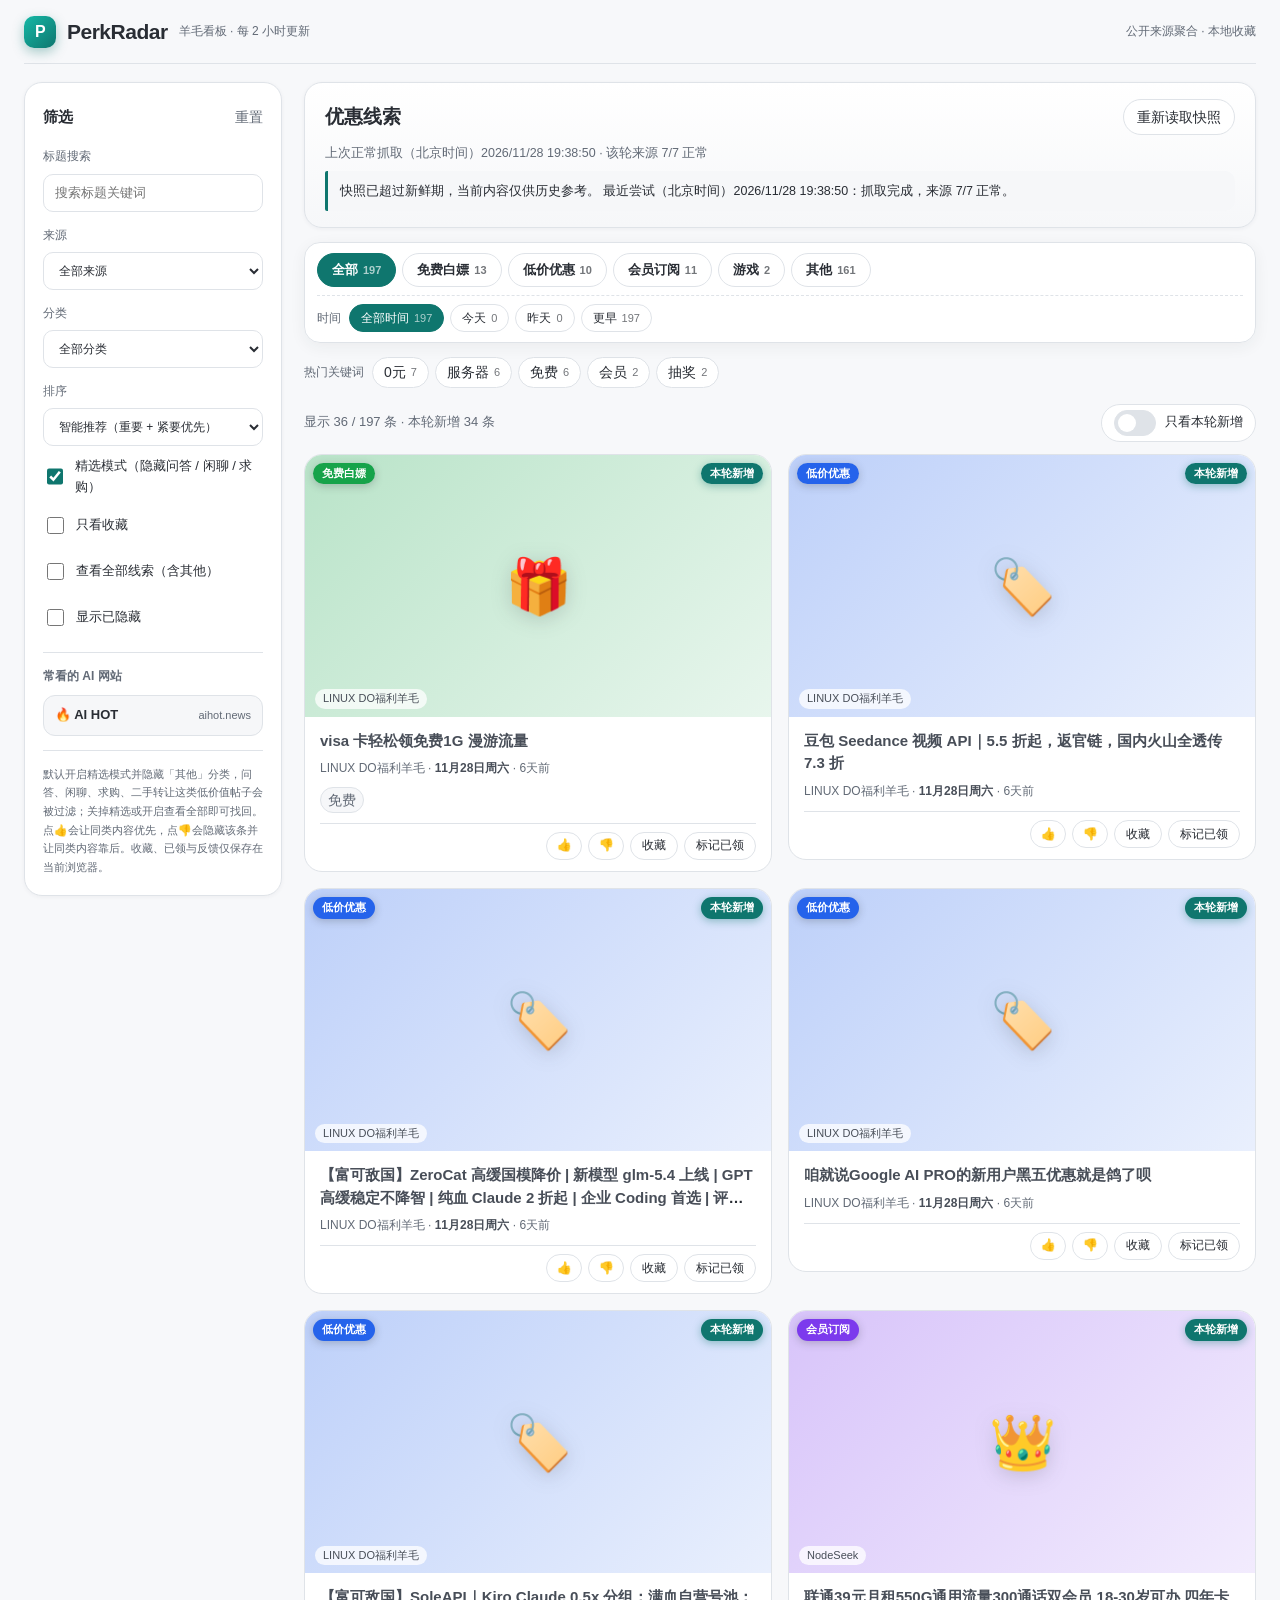
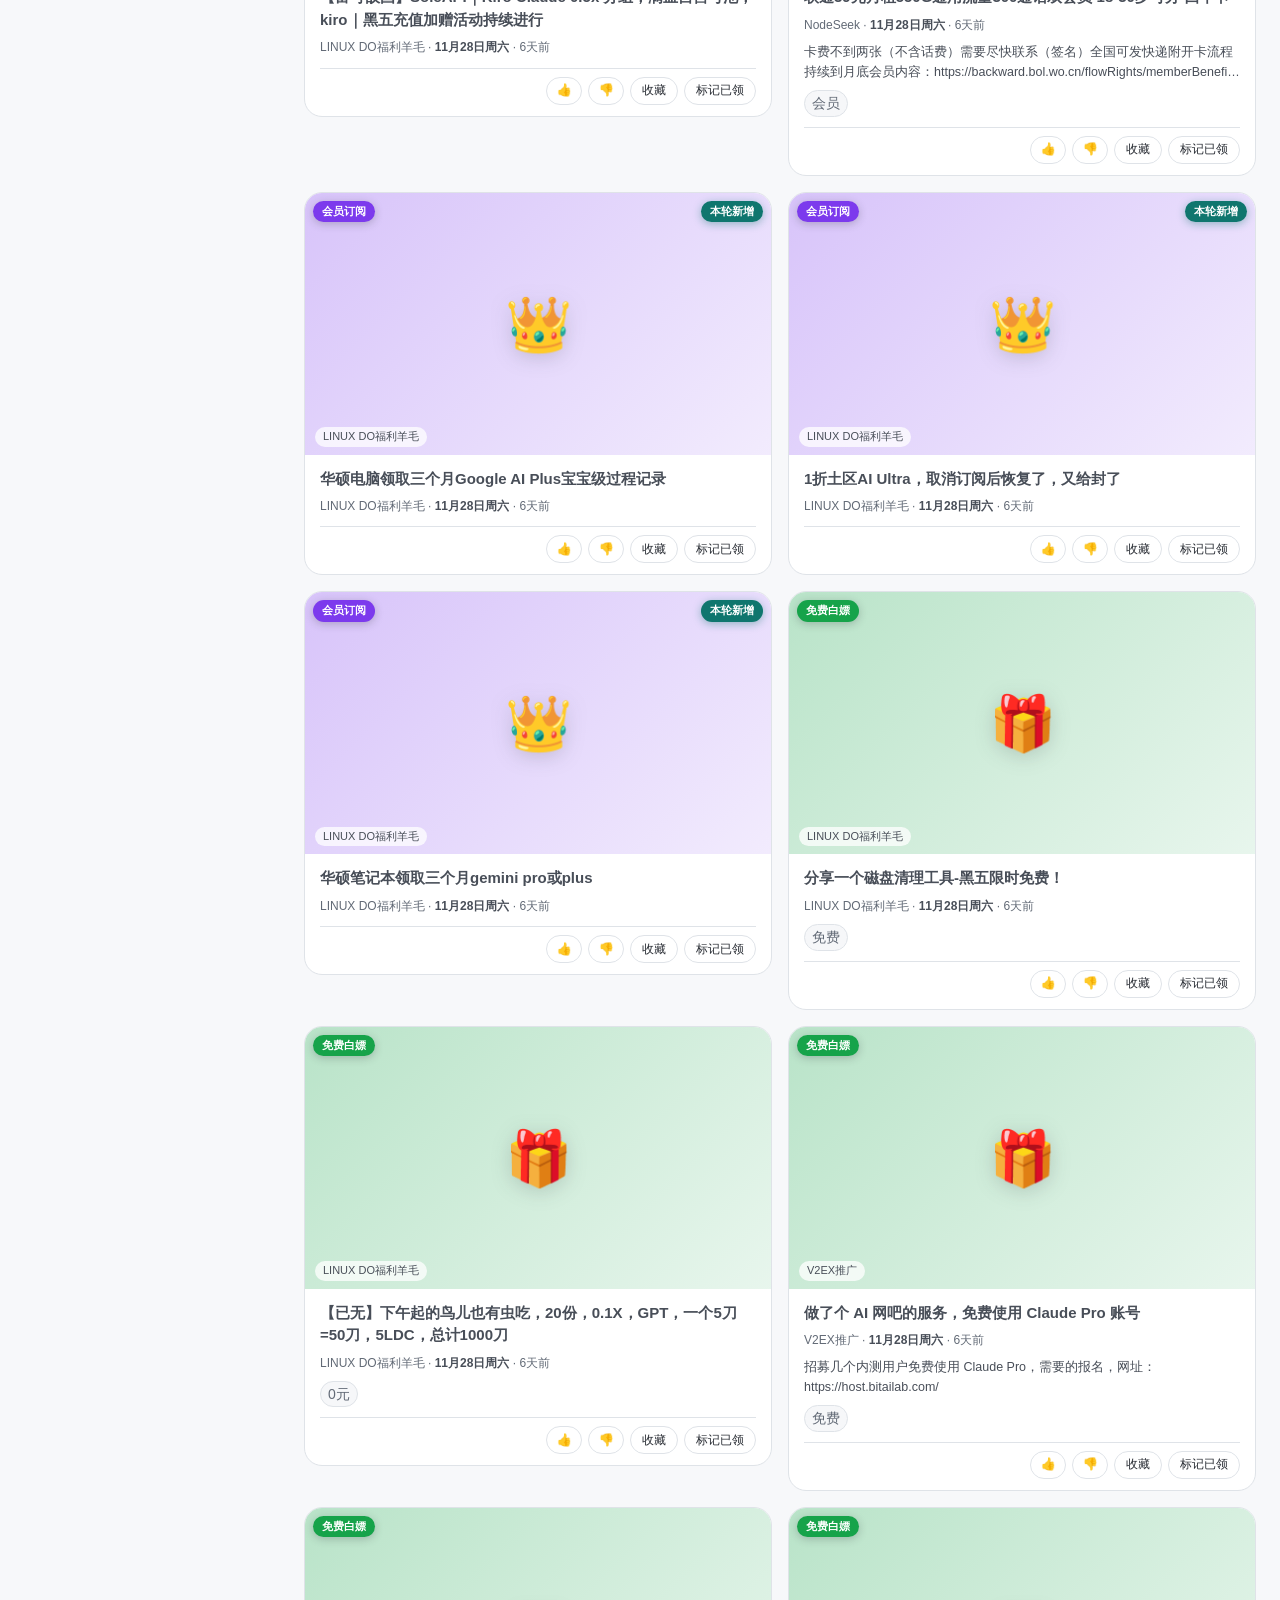
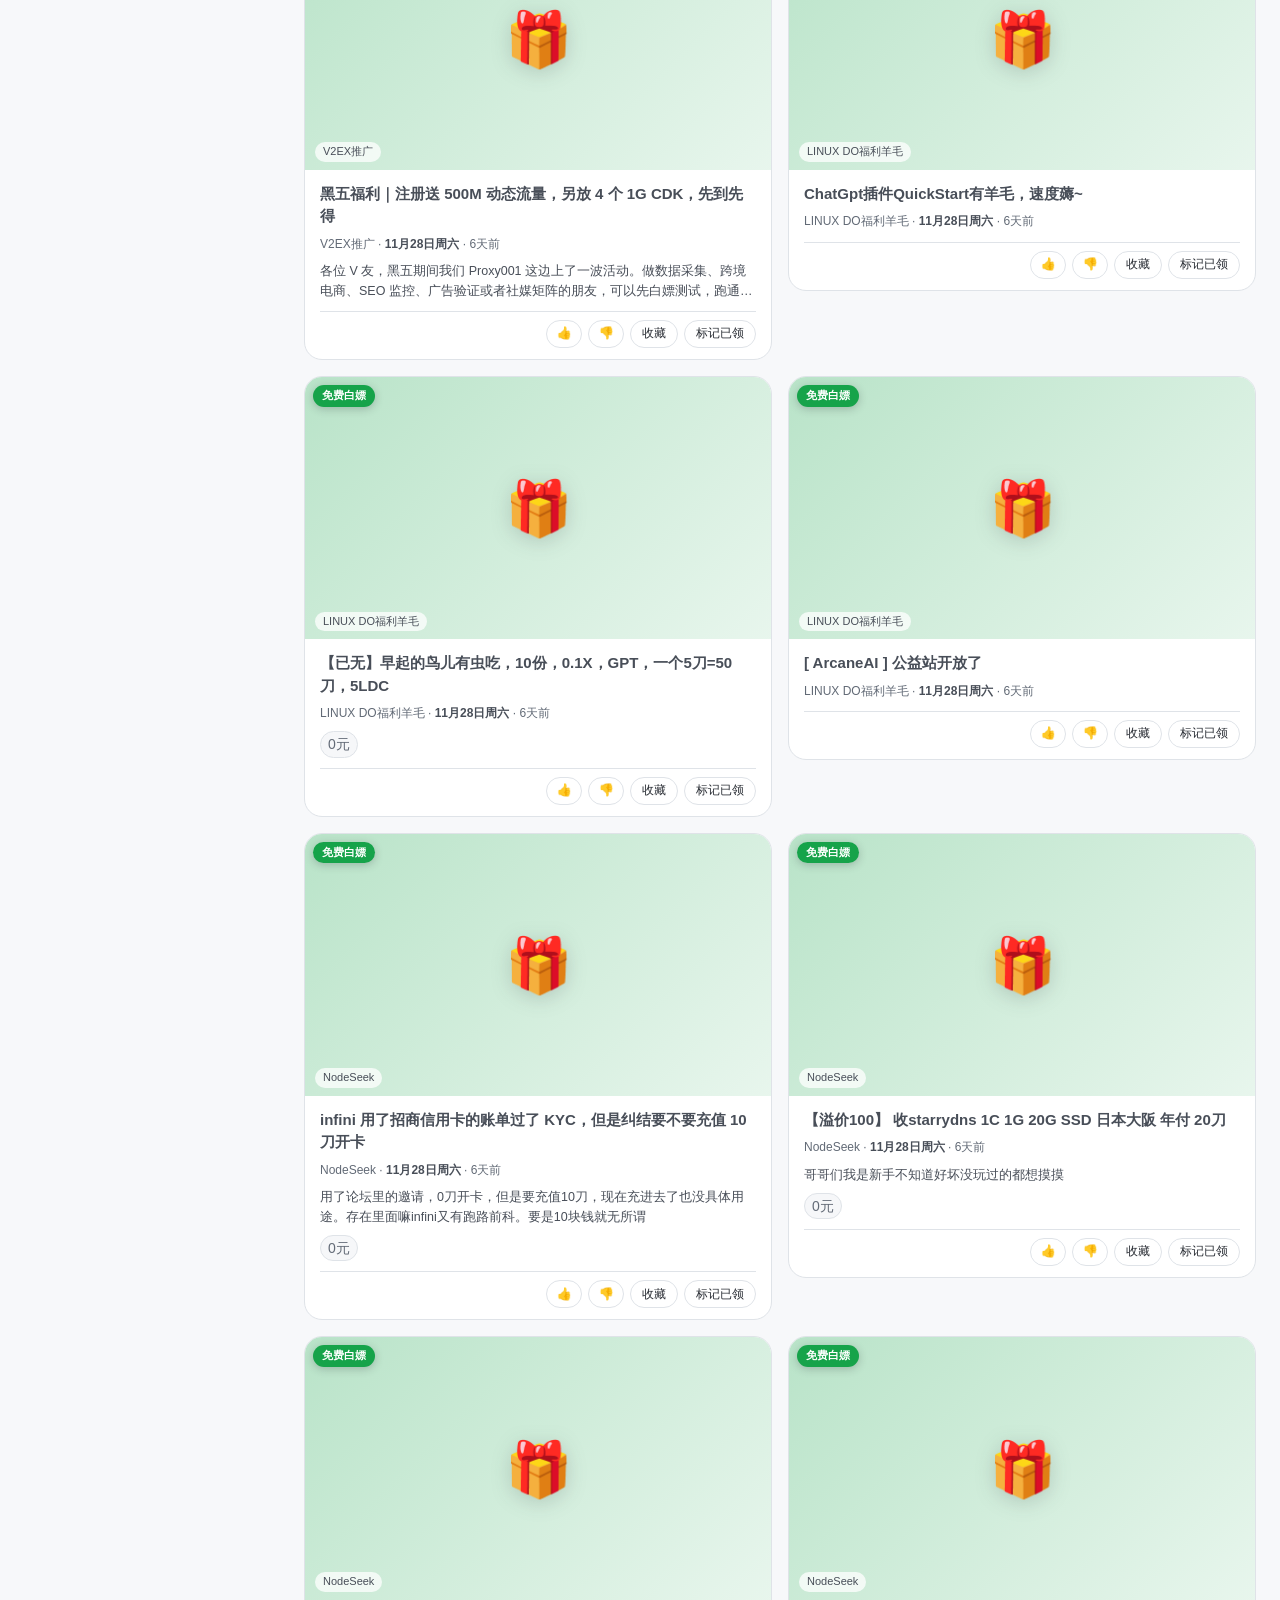
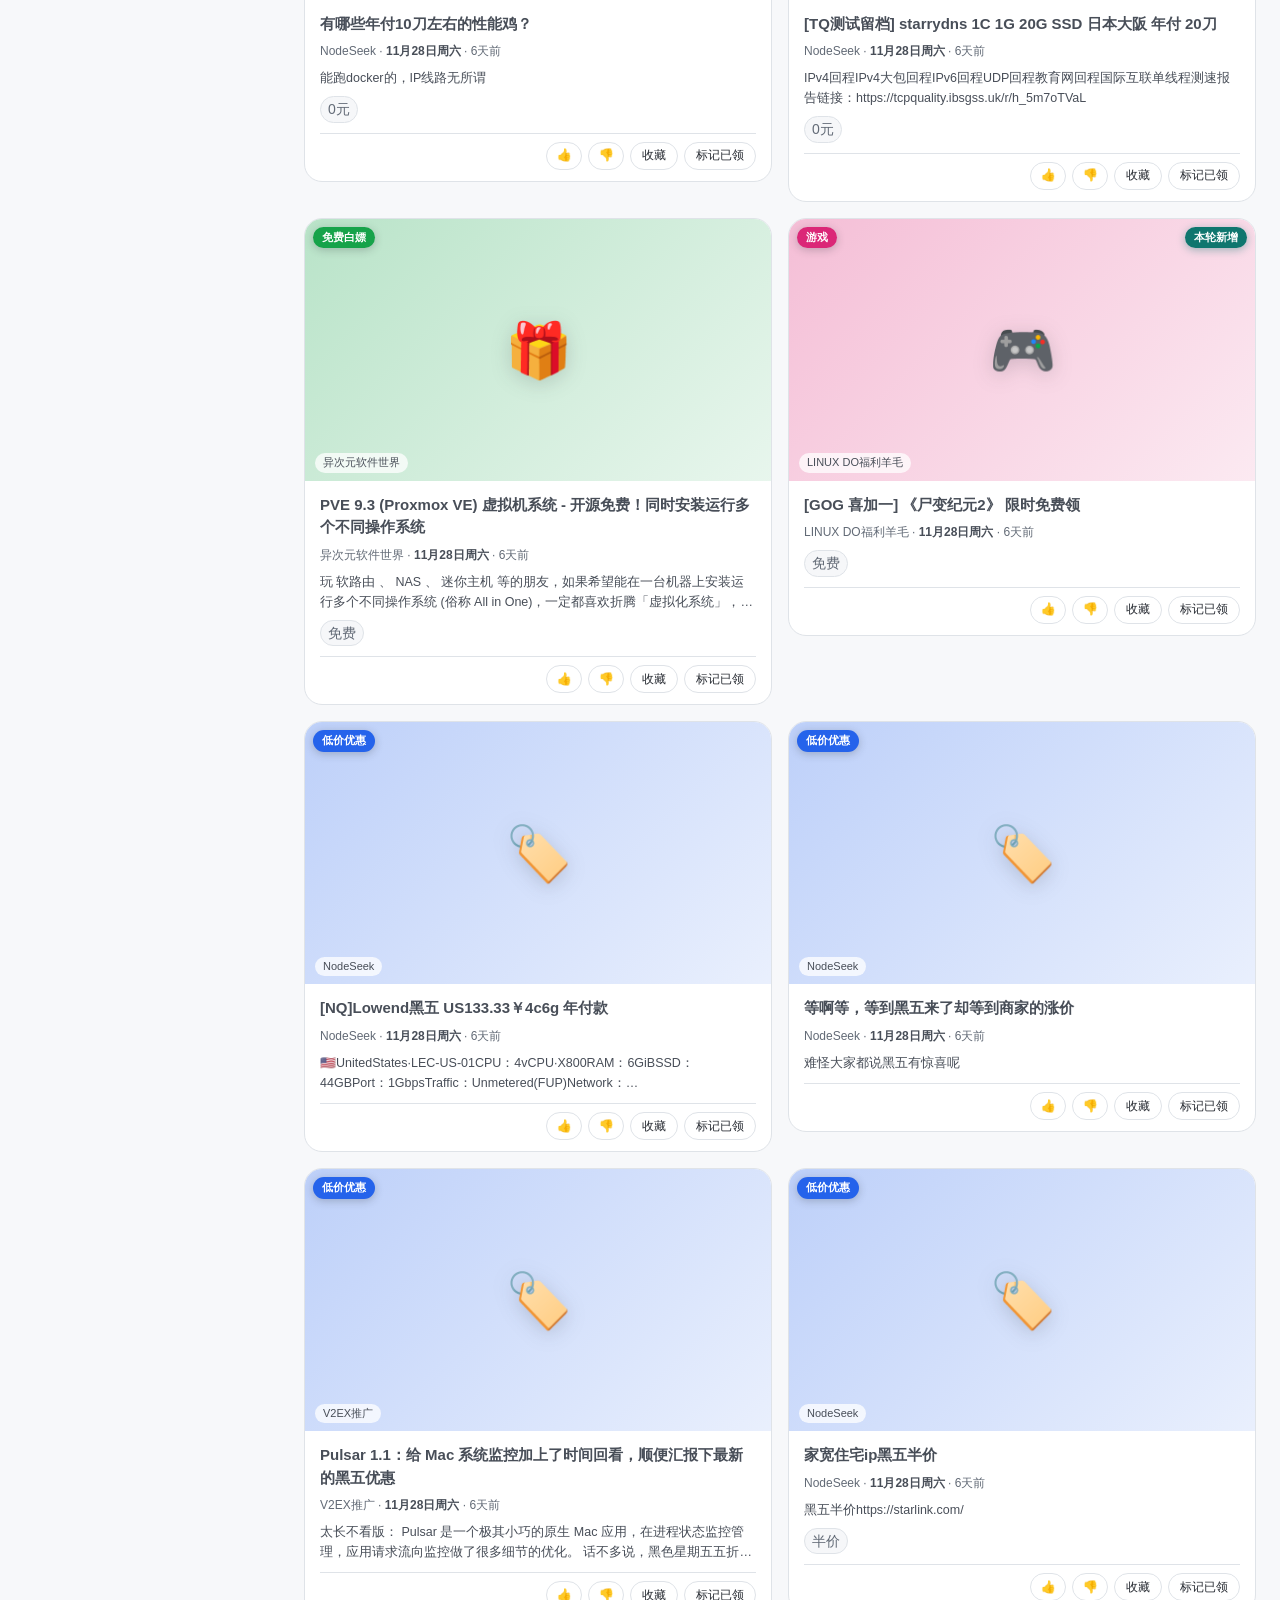
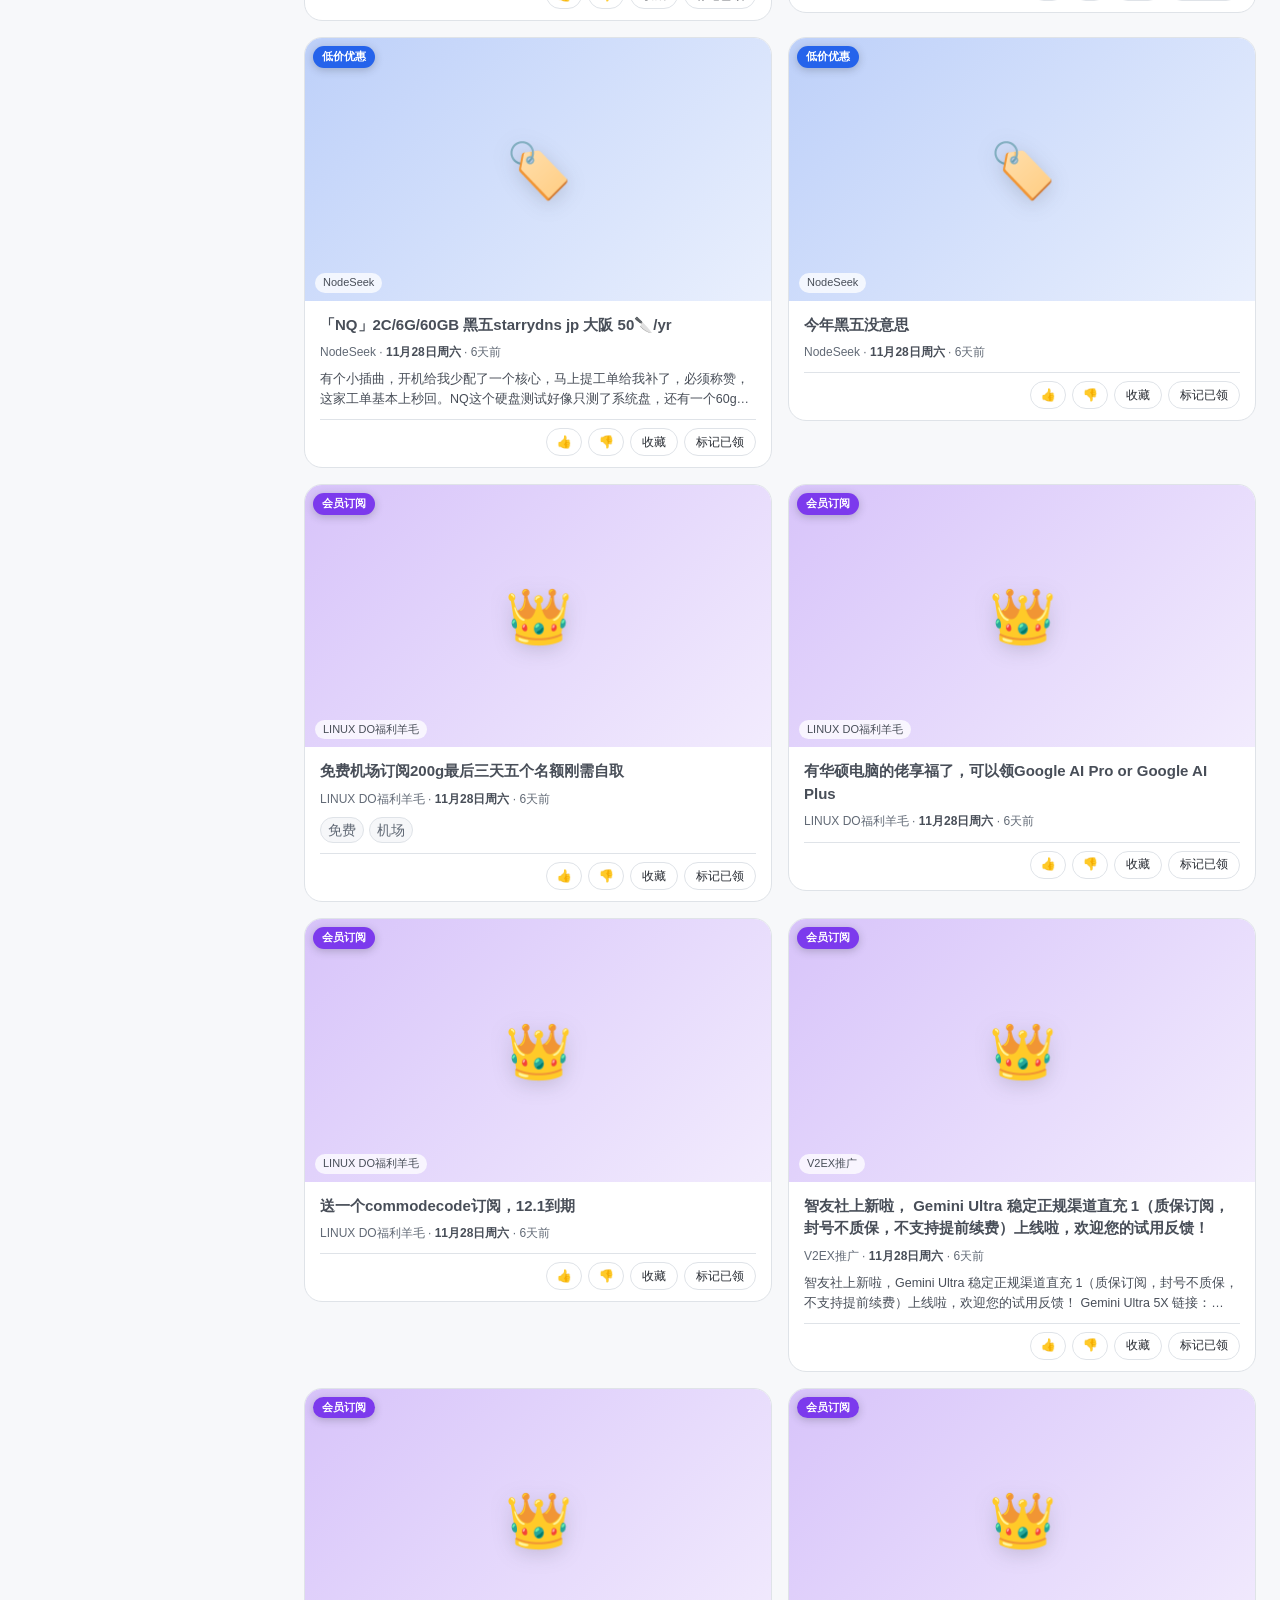
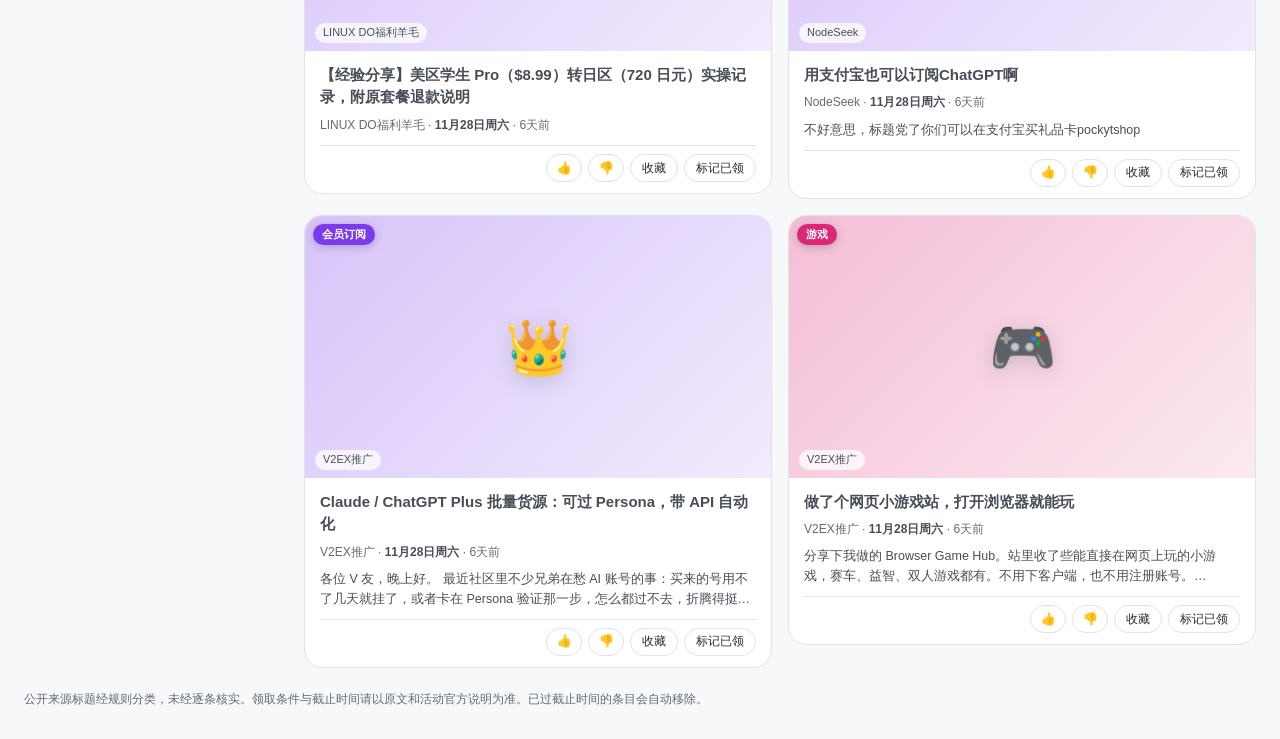
<file: index.html>
<!doctype html>
<html lang="zh-CN">
<head>
  <meta charset="utf-8">
  <meta name="viewport" content="width=device-width, initial-scale=1">
  <meta name="color-scheme" content="light">
  <title>PerkRadar · 羊毛看板</title>
  <link rel="stylesheet" href="./deal-board.css">
  <link rel="stylesheet" href="./snapshot-viewer/styles.css">
  <script type="module" src="./snapshot-viewer/viewer.js"></script>
</head>
<body class="perk-board">
  <div id="snapshot-app" class="snapshot-shell">
    <header class="snapshot-header">
      <a class="snapshot-brand" href="./">PerkRadar<span>羊毛看板 · 每 2 小时更新</span></a>
      <span class="snapshot-edition">公开来源聚合 · 本地收藏</span>
    </header>
    <div class="snapshot-layout">
      <aside class="snapshot-sidebar" aria-label="筛选线索">
        <div class="snapshot-sidebar-heading"><h2>筛选</h2><button id="reset" class="snapshot-text-button" type="button">重置</button></div>
        <label class="snapshot-field" for="q">标题搜索<input id="q" type="search" placeholder="搜索标题关键词" autocomplete="off" maxlength="300"></label>
        <label class="snapshot-field" for="source">来源<select id="source"><option value="all">全部来源</option></select></label>
        <label class="snapshot-field" for="cat">分类<select id="cat"><option value="all">全部分类</option></select></label>
        <label class="snapshot-field" for="sort">排序<select id="sort"><option value="smart">智能推荐（重要 + 紧要优先）</option><option value="newest">最新发布（按天分组）</option><option value="expiring">即将截止</option></select></label>
        <label class="snapshot-check"><input id="onlyCurated" type="checkbox" checked>精选模式（隐藏问答 / 闲聊 / 求购）</label>
        <label class="snapshot-check"><input id="onlyFav" type="checkbox">只看收藏</label>
        <label class="snapshot-check"><input id="showAll" type="checkbox">查看全部线索（含其他）</label>
        <label class="snapshot-check"><input id="showHidden" type="checkbox"><span id="hidden-label">显示已隐藏</span></label>
        <nav class="snapshot-links" aria-label="常看的 AI 网站">
          <h3>常看的 AI 网站</h3>
          <a class="snapshot-link" href="https://aihot.news/" target="_blank" rel="noopener noreferrer"><span class="snapshot-link-name">🔥 AI HOT</span><span class="snapshot-link-host">aihot.news</span></a>
        </nav>
        <p class="snapshot-sidebar-note">默认开启精选模式并隐藏「其他」分类，问答、闲聊、求购、二手转让这类低价值帖子会被过滤；关掉精选或开启查看全部即可找回。点👍会让同类内容优先，点👎会隐藏该条并让同类内容靠后。收藏、已领与反馈仅保存在当前浏览器。</p>
      </aside>
      <main class="snapshot-main">
        <section class="snapshot-status" aria-label="抓取状态">
          <div class="snapshot-status-heading"><h1>优惠线索</h1><button id="retry" class="snapshot-button" type="button">重新读取快照</button></div>
          <p id="meta" role="status" aria-live="polite">正在读取公开快照…</p>
          <p id="warning" class="snapshot-warning" role="status" hidden></p>
          <p id="storage-warning" class="snapshot-warning" role="status" hidden></p>
          <details id="failure-details" hidden><summary id="failure-summary">来源失败详情</summary><ul id="failures"></ul></details>
        </section>
        <div class="snapshot-catnav">
          <div id="catchips" class="snapshot-chips snapshot-chips-nav" aria-label="按分类快捷筛选"></div>
          <div id="timechips" class="snapshot-chips snapshot-chips-time" aria-label="按时间快捷筛选"></div>
        </div>
        <div id="hotwords" class="snapshot-hotwords" hidden></div>
        <div class="snapshot-results-heading">
          <span id="count" aria-live="polite">正在加载…</span>
          <label class="snapshot-new-toggle"><input id="onlyNew" type="checkbox"><span class="snapshot-switch" aria-hidden="true"></span>只看本轮新增</label>
        </div>
        <div id="list" class="snapshot-list" aria-busy="true"><div class="snapshot-empty">正在加载线索…</div></div>
      </main>
    </div>
    <footer class="snapshot-footer">公开来源标题经规则分类，未经逐条核实。领取条件与截止时间请以原文和活动官方说明为准。已过截止时间的条目会自动移除。</footer>
    <noscript><p class="snapshot-empty">请启用 JavaScript 后查看快照。</p></noscript>
  </div>
</body>
</html>
</file>
<file: deal-board.css>
.perk-board {
  /* 版式概念：顶部只保留品牌和入口，筛选收进左侧，右侧专注展示信息卡片。 */
  --background: #f7f8fa;
  --foreground: #292d34;
  --card: #ffffff;
  --primary: #0f766e;
  --primary-foreground: #ffffff;
  --secondary: #f1f3f5;
  --secondary-foreground: #484e58;
  --muted: #f6f7f9;
  --muted-foreground: #626a76;
  --border: #dfe3e8;
  --input: #dfe3e8;
  --ring: #149482;
  --accent: #149482;
  --accent-strong: #0f766e;
  --accent-soft: #e8f6f3;
  --accent-foreground: #ffffff;
  --overlay: #292d3466;
  --radius: 20px;
  --motion-fast: 160ms;
  --motion-ease: ease-out;
  min-height: 100dvh;
  background: var(--background);
  color: var(--foreground);
  font: 14px/1.6 -apple-system, BlinkMacSystemFont, "Segoe UI", "PingFang SC", "Microsoft YaHei", sans-serif;
}
.demo-loading, .board-loading { display: grid; place-items: center; min-height: 100dvh; color: var(--muted-foreground); font-size: 14px; }
.perk-board *, .perk-board *::before, .perk-board *::after { box-sizing: border-box; }
.perk-board button, .perk-board input { font: inherit; }
.perk-board button, .perk-board summary { cursor: pointer; }
.perk-board button:disabled { cursor: not-allowed; }
.perk-board :is(button, a, input, summary):focus-visible { outline: 2px solid var(--ring); outline-offset: 3px; }
.perk-board [data-slot="button"] { min-height: 44px; padding-inline: 18px; border-radius: 12px; transition: background-color var(--motion-fast) var(--motion-ease), border-color var(--motion-fast) var(--motion-ease), color var(--motion-fast) var(--motion-ease); }
.perk-board [data-size="icon"] { width: 44px; padding: 0; }
.perk-board [data-slot="badge"] { border-radius: 999px; padding: 4px 10px; font-weight: 400; }

.demo-shell { max-width: 1360px; margin: 0 auto; padding: 0 32px 40px; }
.demo-header { display: flex; align-items: center; justify-content: space-between; gap: 16px; min-height: 72px; margin-bottom: 24px; border-bottom: 1px solid var(--border); }
.demo-brand { display: inline-flex; align-items: center; gap: 10px; color: var(--foreground); font-size: 22px; font-weight: 700; letter-spacing: -.6px; text-decoration: none; }
.demo-brand svg { width: 25px; height: 25px; color: var(--accent-strong); }
.demo-header-actions { display: flex; align-items: center; gap: 8px; }
.demo-header-actions > [data-slot="badge"] { color: var(--muted-foreground); }
.perk-board .demo-header-actions > a { color: var(--muted-foreground); }

.demo-layout { display: grid; grid-template-columns: 272px minmax(0, 1fr); gap: 28px; align-items: start; }
.demo-sidebar { position: sticky; top: 20px; max-height: calc(100dvh - 40px); overflow-y: auto; padding: 20px; background: var(--card); border: 1px solid var(--border); border-radius: var(--radius); }
.demo-filter-toggle { display: none; }
.demo-filter-body { display: block; }
.demo-sidebar-head { display: flex; align-items: center; justify-content: space-between; gap: 10px; margin-bottom: 16px; }
.demo-sidebar-head h2 { margin: 0; font-size: 15px; font-weight: 600; }
.perk-board .demo-reset { min-height: 32px; padding-inline: 10px; color: var(--muted-foreground); font-size: 12px; }
.demo-search { display: grid; grid-template-columns: minmax(0, 1fr) 44px; gap: 8px; }
.demo-search input { min-width: 0; height: 44px; border-radius: 12px; padding-inline: 12px; background: var(--card); }
.demo-search > button { width: 44px; }
.demo-filter-group { margin-top: 20px; padding-top: 18px; border-top: 1px solid var(--border); }
.demo-filter-group h3 { margin: 0 0 12px; color: var(--muted-foreground); font-size: 12px; font-weight: 500; }
.demo-filter-row { display: flex; flex-wrap: wrap; gap: 7px; }
.perk-board .demo-pill { min-height: 36px; padding-inline: 12px; border-radius: 999px; font-size: 12px; }
.demo-pill > span { font-variant-numeric: tabular-nums; opacity: .72; }
.perk-board .demo-pill[aria-pressed="true"] { background: var(--primary); border-color: var(--primary); color: var(--primary-foreground); }
.demo-new-toggle { position: relative; display: inline-flex; align-items: center; gap: 10px; min-height: 44px; cursor: pointer; font-size: 13px; }
.demo-new-toggle input { position: absolute; width: 42px; height: 26px; opacity: 0; margin: 0; cursor: pointer; }
.demo-switch { display: block; width: 42px; height: 26px; padding: 3px; border: 1px solid var(--input); border-radius: 999px; background: var(--border); pointer-events: none; transition: background-color var(--motion-fast) var(--motion-ease), border-color var(--motion-fast) var(--motion-ease); }
.demo-switch::before { content: ""; display: block; width: 18px; height: 18px; border-radius: 50%; background: var(--card); transition: margin-left var(--motion-fast) var(--motion-ease); }
.demo-new-toggle input:checked + .demo-switch { background: var(--accent); border-color: var(--accent); }
.demo-new-toggle input:checked + .demo-switch::before { margin-left: 16px; }
.demo-new-toggle input:focus-visible + .demo-switch { outline: 2px solid var(--ring); outline-offset: 3px; }
.demo-results-actions { display: flex; flex-wrap: wrap; align-items: center; gap: 8px; margin-left: auto; }
.demo-results-toggle { flex-shrink: 0; padding-inline: 10px; border: 1px solid var(--border); border-radius: 999px; background: var(--card); }
.demo-results-toggle input { left: 10px; top: 9px; }
.board-hidden-note { font-size: 12px; color: var(--muted-foreground); }
.demo-sidebar-note { margin: 16px 0 0; color: var(--muted-foreground); font-size: 11px; }

.demo-content { min-width: 0; }
.demo-results-heading { display: flex; flex-wrap: wrap; align-items: center; gap: 12px; row-gap: 8px; margin: 0 0 16px; }
.demo-results-heading h1 { margin: 0; font-size: 20px; font-weight: 600; }
.demo-results-heading > span { color: var(--muted-foreground); font-size: 13px; }
.demo-cards { display: grid; grid-template-columns: repeat(2, minmax(0, 1fr)); gap: 20px; align-items: start; }
.demo-deal { display: flex; flex-direction: column; min-width: 0; padding: 26px; border: 1px solid var(--border); border-radius: var(--radius); background: var(--card); }
.deal-cover { width: 100%; aspect-ratio: 16 / 9; object-fit: cover; border-radius: 12px; margin-bottom: 16px; background: var(--secondary); }
.deal-heading { display: flex; align-items: flex-start; gap: 12px; min-height: 62px; margin-bottom: 18px; }
.deal-heading h2 { flex: 1; min-width: 0; margin: 4px 0 0; font-size: 20px; line-height: 1.55; font-weight: 650; overflow-wrap: anywhere; }
.perk-board .demo-favorite { display: flex; flex-shrink: 0; flex-direction: column; gap: 2px; width: 58px; height: 58px; padding: 6px; border: 1px solid var(--border); border-radius: 12px; color: var(--muted-foreground); background: var(--card); font-size: 11px; line-height: 1.3; }
.perk-board .demo-favorite svg { width: 18px; height: 18px; }
.perk-board .demo-favorite span { white-space: nowrap; }
.perk-board .demo-favorite[aria-pressed="true"] { color: var(--accent-strong); border-color: var(--accent); background: var(--accent-soft); }
.demo-favorite[aria-pressed="true"] svg { fill: currentColor; }
.deal-summary { padding: 16px 18px; border: 1px solid var(--border); border-radius: 14px; background: var(--muted); }
.deal-summary > span { color: var(--muted-foreground); font-size: 12px; }
.deal-summary p { display: -webkit-box; -webkit-line-clamp: 2; -webkit-box-orient: vertical; overflow: hidden; min-height: 48px; margin: 8px 0 0; line-height: 24px; color: var(--secondary-foreground); }
.deal-original { margin-top: 14px; color: var(--muted-foreground); font-size: 13px; }
.deal-original summary { width: fit-content; padding-block: 5px; }
.deal-original summary:hover { color: var(--foreground); }
.deal-original:not([open]) > :not(summary) { display: none; }
.deal-original p { margin: 10px 0; line-height: 1.8; }
.deal-tags { display: flex; flex-wrap: wrap; align-items: center; gap: 8px; margin: 18px 0; }
.deal-fresh { display: inline-flex; align-items: center; gap: 6px; padding: 4px 10px; border: 2px solid var(--accent); border-radius: 999px; background: var(--primary); color: var(--primary-foreground); font-size: 11px; font-weight: 600; line-height: 1.4; letter-spacing: .02em; }
.deal-fresh::before { content: ""; width: 6px; height: 6px; border-radius: 50%; background: var(--primary-foreground); }
.deal-claimed-state { display: inline-flex; align-items: center; gap: 6px; padding: 4px 10px; border: 1px solid var(--border); border-radius: 999px; color: var(--muted-foreground); font-size: 12px; }
.deal-actions { display: grid; grid-template-columns: minmax(0, 1fr) auto; gap: 12px; margin-top: auto; }
.perk-board .deal-actions > button { min-height: 46px; }
.demo-deal[data-claimed="true"] { background: var(--muted); }
.demo-deal[data-claimed="true"] .deal-heading h2 { color: var(--muted-foreground); }
.demo-deal[data-claimed="true"] .deal-summary { background: var(--secondary); }

.demo-empty { padding: 56px 24px; text-align: center; border: 1px solid var(--border); border-radius: var(--radius); background: var(--card); }
.demo-empty > svg { margin: 0 auto 12px; color: var(--muted-foreground); }
.demo-empty h2 { margin: 0; font-size: 18px; }
.demo-empty p { margin: 8px 0 20px; color: var(--muted-foreground); }
.demo-footer { padding: 26px 0 36px; color: var(--muted-foreground); font-size: 12px; }

.demo-dialog { position: fixed; inset: 0; width: min(540px, calc(100vw - 32px)); max-height: calc(100dvh - 48px); margin: auto; padding: 28px; overflow-y: auto; border: 1px solid var(--border); border-radius: var(--radius); background: var(--card); color: var(--foreground); }
.demo-dialog::backdrop { background: var(--overlay); }
.dialog-top { display: flex; align-items: center; justify-content: space-between; gap: 12px; }
.demo-dialog h2 { margin: 18px 0; font-size: 23px; line-height: 1.55; overflow-wrap: anywhere; }
.demo-dialog p { margin: 18px 0; line-height: 1.8; }
.demo-dialog .dialog-note { padding: 14px 16px; border-radius: 12px; background: var(--muted); color: var(--muted-foreground); font-size: 13px; }
.dialog-actions { display: flex; justify-content: flex-end; flex-wrap: wrap; gap: 10px; margin-top: 24px; }

@media (max-width: 1100px) {
  .demo-layout { grid-template-columns: 244px minmax(0, 1fr); gap: 20px; }
  .demo-cards { grid-template-columns: minmax(0, 1fr); }
}
@media (max-width: 760px) {
  .demo-shell { padding: 0 16px 32px; }
  .demo-header { min-height: 64px; gap: 8px; margin-bottom: 16px; }
  .demo-brand { font-size: 20px; }
  .demo-header-actions { gap: 4px; }
  .demo-header-actions > [data-slot="badge"] { display: none; }
  .perk-board .demo-header-actions > a { padding-inline: 8px; font-size: 12px; }
  .demo-layout { display: block; }
  .demo-sidebar { position: static; max-height: none; overflow: visible; padding: 0; border: 0; border-radius: 0; background: transparent; margin-bottom: 20px; }
  .demo-filter-toggle { display: flex; width: 100%; min-height: 44px; align-items: center; gap: 8px; padding: 0 14px; border: 1px solid var(--border); border-radius: 12px; background: var(--card); color: var(--foreground); font-size: 13px; }
  .demo-filter-toggle > svg:first-child { color: var(--accent-strong); }
  .demo-filter-toggle > svg:last-child { margin-left: auto; transition: transform var(--motion-fast) var(--motion-ease); }
  .demo-filter-toggle[aria-expanded="true"] > svg:last-child { transform: rotate(180deg); }
  .demo-filter-count { display: grid; place-items: center; min-width: 20px; height: 20px; padding-inline: 5px; border-radius: 999px; background: var(--accent-soft); color: var(--accent-strong); font-size: 11px; }
  .demo-filter-body { display: none; margin-top: 8px; padding: 16px; border: 1px solid var(--border); border-radius: 16px; background: var(--card); }
  .demo-filter-body[data-open="true"] { display: block; }
  .perk-board .demo-pill { min-height: 44px; padding-inline: 12px; font-size: 12px; }
  .demo-results-heading { margin-top: 4px; }
  .demo-results-actions { width: 100%; margin-left: 0; }
  .board-hidden-note { flex-basis: 100%; }
  .demo-cards { grid-template-columns: minmax(0, 1fr); gap: 16px; }
  .demo-deal { padding: 20px; }
  .deal-heading { min-height: 0; gap: 6px; margin-bottom: 16px; }
  .deal-heading h2 { font-size: 18px; }
  .deal-summary { padding: 14px; }
  .deal-actions { grid-template-columns: minmax(0, 1fr) minmax(0, 1fr); gap: 8px; }
  .perk-board .deal-actions > button { padding-inline: 10px; font-size: 12px; }
  .demo-dialog { padding: 20px; }
}
@media (prefers-reduced-motion: reduce) {
  .perk-board *, .perk-board *::before, .perk-board *::after { transition: none !important; animation: none !important; }
}

/* 正式页面共用扩展：根容器仍是 .perk-board，以下颜色只取语义 token。 */
.board-alert-strip {
  display: flex;
  flex-wrap: wrap;
  align-items: center;
  gap: 8px;
  min-width: 0;
  margin: 0 0 16px;
  padding: 10px 14px;
  border: 1px solid var(--border);
  border-radius: 12px;
  background: var(--card);
  color: var(--muted-foreground);
  font-size: 12px;
  line-height: 1.6;
}
.board-lead-note { flex: 1 1 320px; min-width: 0; margin: 0; color: var(--muted-foreground); font-size: 12px; line-height: 1.6; overflow-wrap: anywhere; }
.board-alert {
  padding: 6px 10px;
  border: 1px solid color-mix(in srgb, var(--destructive) 35%, var(--border));
  border-radius: 10px;
  background: color-mix(in srgb, var(--destructive) 7%, var(--card));
  color: var(--destructive);
  font-size: 12px;
  line-height: 1.6;
  overflow-wrap: anywhere;
}
.board-alert[role="alert"] { border-color: var(--destructive); background: color-mix(in srgb, var(--destructive) 12%, var(--card)); font-weight: 600; }

.board-status { margin-top: 20px; padding-top: 18px; border-top: 1px solid var(--border); }
.board-status-list { display: grid; gap: 8px; margin: 0; }
.board-status-item { display: grid; grid-template-columns: minmax(0, 1fr) auto; align-items: baseline; gap: 10px; }
.board-status-item dt { min-width: 0; color: var(--muted-foreground); font-size: 12px; }
.board-status-item dd { margin: 0; color: var(--foreground); font-size: 12px; text-align: right; font-variant-numeric: tabular-nums; overflow-wrap: anywhere; }

.board-sort {
  width: 100%;
  height: 44px;
  padding: 0 12px;
  border: 1px solid var(--input);
  border-radius: 12px;
  background: var(--card);
  color: var(--foreground);
  font: inherit;
  font-size: 13px;
  cursor: pointer;
}
.board-sort:focus-visible { outline: 2px solid var(--ring); outline-offset: 3px; }
.board-sort:disabled { cursor: not-allowed; opacity: .6; }

.board-source-results { margin-top: 14px; color: var(--muted-foreground); font-size: 12px; line-height: 1.7; }
.board-source-results > summary { cursor: pointer; }
.board-source-results > summary:hover { color: var(--foreground); }
.board-source-results:not([open]) > :not(summary) { display: none; }
.board-source-results ul { margin: 8px 0 0; padding-left: 18px; }
.board-source-results li { margin: 4px 0; overflow-wrap: anywhere; }
.demo-sidebar .board-footer-note { margin-top: 12px; }

.board-refresh {
  display: inline-flex;
  align-items: center;
  justify-content: center;
  gap: 8px;
  min-height: 44px;
  height: 44px;
  padding-inline: 16px;
  border: 1px solid var(--primary);
  border-radius: 12px;
  background: var(--primary);
  color: var(--primary-foreground);
  font: inherit;
  font-size: 13px;
  font-weight: 600;
  white-space: nowrap;
  transition: background-color var(--motion-fast, 160ms) var(--motion-ease, ease-out);
}
.board-refresh:hover:not(:disabled) { background: color-mix(in srgb, var(--primary) 86%, var(--foreground)); }
.board-refresh:focus-visible { outline: 2px solid var(--ring); outline-offset: 3px; }
.board-refresh:disabled { cursor: not-allowed; opacity: .55; }

.board-results-count { color: var(--muted-foreground); font-size: 12px; font-variant-numeric: tabular-nums; }
.board-empty-note { margin: 8px 0 0; color: var(--muted-foreground); font-size: 13px; line-height: 1.7; }
.board-original-meta { display: flex; flex-wrap: wrap; gap: 4px 14px; margin: 10px 0 0; color: var(--muted-foreground); font-size: 12px; line-height: 1.7; }
.board-original-meta > * { min-width: 0; overflow-wrap: anywhere; }
.board-footer-note { color: var(--muted-foreground); font-size: 12px; line-height: 1.7; }

.board-error { display: grid; place-items: center; min-height: 100dvh; padding: 24px; background: var(--background); color: var(--foreground); font: 14px/1.6 -apple-system, BlinkMacSystemFont, "Segoe UI", "PingFang SC", "Microsoft YaHei", sans-serif; }
.board-error-card { width: min(100%, 460px); padding: 32px; border: 1px solid var(--border); border-radius: var(--radius); background: var(--card); text-align: center; }
.board-error-card h1 { margin: 0 0 10px; font-size: 20px; line-height: 1.5; font-weight: 600; overflow-wrap: anywhere; }
.board-error-card p { margin: 0; color: var(--muted-foreground); font-size: 13px; line-height: 1.7; }

@media (max-width: 760px) {
  .board-alert-strip { max-width: 100%; padding: 8px 10px; gap: 6px; }
  .board-lead-note, .board-alert { flex-basis: 100%; min-width: 0; }
  .board-status-list { gap: 6px; }
  .board-status-item { grid-template-columns: minmax(0, 1fr) auto; gap: 8px; }
  .board-sort { width: 100%; }
  .board-error-card { padding: 20px; }
  .board-refresh { flex-shrink: 0; padding-inline: 12px; }
}
.board-status h3 { margin: 0 0 12px; color: var(--muted-foreground); font-size: 12px; font-weight: 500; }
.board-lead-note svg,
.board-source-results > summary svg,
.board-original-meta svg { width: 14px; height: 14px; vertical-align: -2px; flex-shrink: 0; }
.board-original-meta > span { display: inline-flex; align-items: center; gap: 4px; }
.board-alert { flex: 1 1 280px; min-width: 0; margin: 0; }
.board-footer-note { margin: 0; }
.demo-footer .board-footer-note { margin: 0 0 4px; }
.demo-footer [data-slot="button"] { min-height: 0; height: auto; padding: 0; border-radius: 0; background: transparent; color: var(--primary); }
.board-error-card .board-refresh { margin-top: 20px; }
/* 登录页：单张居中卡片，和看板共用同一套浅色变量。 */
.board-login { display: flex; flex-direction: column; gap: 12px; width: min(420px, calc(100% - 32px)); margin: 0 auto; padding: 32px 28px; position: relative; top: 12dvh; border: 1px solid var(--border); border-radius: var(--radius); background: var(--card); }
.board-login h1 { margin: 8px 0 0; font-size: 20px; font-weight: 600; }
.board-login-hint { margin: 0; color: var(--muted-foreground); }
.board-login .board-alert { flex: none; }
.board-login-form { display: flex; flex-direction: column; gap: 8px; margin-top: 4px; }
.board-login-form label { font-size: 13px; font-weight: 500; }
.board-login-form [data-slot="input"] { height: 44px; border-radius: 12px; background: var(--card); }
.board-login-form [data-slot="button"] { margin-top: 8px; background: var(--primary); color: var(--primary-foreground); }
@media (max-width: 760px) {
  .board-login { top: 6dvh; padding: 24px 20px; }
}
@media (max-width: 760px) {
  .board-alert-strip > .board-alert { flex-basis: 100%; }
}
@media (prefers-reduced-motion: reduce) {
  .board-refresh { transition: none !important; }
}
</file>
<file: snapshot-viewer/styles.css>
body.perk-board { margin: 0; }
#snapshot-app [hidden] { display: none !important; }
#snapshot-app select { font: inherit; }
#snapshot-app button, #snapshot-app a, #snapshot-app input, #snapshot-app select { -webkit-tap-highlight-color: transparent; }
.snapshot-shell { max-width: 1440px; margin: 0 auto; padding: 0 24px; }

/* ---------- 顶栏 ---------- */
.snapshot-header { display: flex; align-items: center; justify-content: space-between; gap: 16px; min-height: 64px; margin-bottom: 18px; border-bottom: 1px solid var(--border); }
.snapshot-brand { display: inline-flex; align-items: center; gap: 11px; color: var(--foreground); font-size: 21px; font-weight: 800; letter-spacing: -.5px; text-decoration: none; }
.snapshot-brand::before { display: grid; place-items: center; width: 32px; height: 32px; border-radius: 10px; background: linear-gradient(135deg, #14b8a6, #0f766e); color: #fff; font-size: 16px; font-weight: 800; content: "P"; box-shadow: 0 4px 12px rgb(15 118 110 / .35); }
.snapshot-brand span { font-size: 12px; font-weight: 400; letter-spacing: 0; color: var(--muted-foreground); }
.snapshot-edition { font-size: 12px; color: var(--muted-foreground); }

/* ---------- 布局与侧栏 ---------- */
.snapshot-layout { display: grid; grid-template-columns: 258px minmax(0, 1fr); gap: 22px; align-items: start; }
.snapshot-sidebar { position: sticky; top: 16px; padding: 18px; border: 1px solid var(--border); border-radius: 18px; background: var(--card); box-shadow: 0 1px 4px rgb(41 45 52 / .05); }
.snapshot-sidebar-heading, .snapshot-status-heading { display: flex; align-items: center; justify-content: space-between; gap: 12px; }
.snapshot-sidebar-heading h2 { margin: 0; font-size: 15px; }
.snapshot-text-button { padding: 5px 0 5px 8px; border: 0; background: transparent; color: var(--muted-foreground); font-size: 12px; }
.snapshot-text-button:hover { color: var(--primary); }
.snapshot-field { display: flex; flex-direction: column; gap: 7px; margin-top: 14px; color: var(--muted-foreground); font-size: 12px; }
.snapshot-field input, .snapshot-field select { width: 100%; min-width: 0; height: 38px; padding: 0 11px; border: 1px solid var(--input); border-radius: 10px; color: var(--foreground); background: var(--card); font-size: 13px; }
.snapshot-check { display: flex; align-items: center; gap: 9px; min-height: 36px; margin-top: 10px; cursor: pointer; font-size: 13px; }
.snapshot-check input { width: 17px; height: 17px; accent-color: var(--primary); }
.snapshot-sidebar-note { margin: 14px 0 0; padding-top: 14px; border-top: 1px solid var(--border); color: var(--muted-foreground); font-size: 11px; line-height: 1.7; }
.snapshot-links { margin-top: 16px; padding-top: 14px; border-top: 1px solid var(--border); }
.snapshot-links h3 { margin: 0 0 9px; color: var(--muted-foreground); font-size: 12px; font-weight: 600; }
.snapshot-link { display: flex; align-items: center; gap: 8px; padding: 9px 11px; border: 1px solid var(--border); border-radius: 12px; background: var(--muted); color: var(--foreground); font-size: 13px; font-weight: 600; text-decoration: none; transition: background-color 160ms ease-out, border-color 160ms ease-out; }
.snapshot-link:hover { border-color: var(--ring); background: var(--accent-soft); }
.snapshot-link + .snapshot-link { margin-top: 7px; }
.snapshot-link-host { margin-left: auto; color: var(--muted-foreground); font-size: 11px; font-weight: 400; }
.snapshot-main { min-width: 0; }

/* ---------- 状态卡 ---------- */
.snapshot-status { padding: 16px 20px; border: 1px solid var(--border); border-radius: 18px; background: linear-gradient(180deg, var(--card), var(--muted)); box-shadow: 0 1px 4px rgb(41 45 52 / .05); }
.snapshot-status h1 { margin: 0; font-size: 19px; font-weight: 700; }
.snapshot-status p { margin: 8px 0 0; color: var(--muted-foreground); font-size: 12.5px; overflow-wrap: anywhere; }
.snapshot-button { min-height: 34px; padding: 6px 13px; border: 1px solid var(--border); border-radius: 999px; background: var(--card); color: var(--foreground); font-size: 12px; transition: background-color 160ms ease-out, border-color 160ms ease-out; }
.snapshot-button:hover { background: var(--secondary); border-color: var(--ring); }
.snapshot-button:active { background: var(--accent-soft); }
.snapshot-status .snapshot-warning { padding: 10px 12px; border-left: 3px solid var(--primary); border-radius: 2px 10px 10px 2px; background: var(--muted); color: var(--foreground); }
.snapshot-status details { margin-top: 10px; font-size: 12px; color: var(--muted-foreground); }
.snapshot-status summary { width: fit-content; padding-block: 5px; cursor: pointer; }
.snapshot-status ul { padding-left: 20px; overflow-wrap: anywhere; }

/* ---------- 分类 / 时间导航（吸顶） ---------- */
.snapshot-catnav { position: sticky; top: 10px; z-index: 20; margin-top: 14px; padding: 10px 12px; border: 1px solid var(--border); border-radius: 16px; background: color-mix(in srgb, var(--card) 90%, transparent); backdrop-filter: blur(10px); box-shadow: 0 4px 16px rgb(41 45 52 / .06); }
.snapshot-chips { display: flex; flex-wrap: wrap; gap: 6px; }
.snapshot-chips-nav .snapshot-chip { min-height: 34px; padding: 4px 14px; font-size: 13px; font-weight: 600; }
.snapshot-chips-time { align-items: center; margin-top: 8px; padding-top: 8px; border-top: 1px dashed var(--border); }
.snapshot-chips-time::before { margin-right: 2px; color: var(--muted-foreground); font-size: 12px; content: "时间"; }
.snapshot-chips-time .snapshot-chip { min-height: 28px; font-size: 12px; }
.snapshot-chip { display: inline-flex; align-items: center; gap: 5px; min-height: 28px; padding: 3px 11px; border: 1px solid var(--border); border-radius: 999px; background: var(--card); color: var(--foreground); font-size: 12px; cursor: pointer; transition: background-color 160ms ease-out, border-color 160ms ease-out, color 160ms ease-out; }
.snapshot-chip:hover { border-color: var(--ring); }
.snapshot-chip[data-active="true"] { background: var(--primary); border-color: var(--primary); color: var(--primary-foreground); }
.snapshot-chip-count { font-size: 11px; opacity: .65; font-variant-numeric: tabular-nums; }

/* ---------- 热门词与结果标题行 ---------- */
.snapshot-hotwords { display: flex; flex-wrap: wrap; align-items: center; gap: 6px; margin-top: 14px; }
.snapshot-hotwords-label { margin-right: 2px; color: var(--muted-foreground); font-size: 12px; }
.snapshot-results-heading { display: flex; flex-wrap: wrap; align-items: center; justify-content: space-between; gap: 12px; margin: 16px 0 12px; color: var(--muted-foreground); font-size: 13px; }
.snapshot-new-toggle { position: relative; display: inline-flex; align-items: center; gap: 9px; min-height: 38px; padding: 0 12px; border: 1px solid var(--border); border-radius: 999px; background: var(--card); color: var(--foreground); cursor: pointer; }
.snapshot-new-toggle input { position: absolute; top: 6px; left: 12px; width: 42px; height: 26px; margin: 0; opacity: 0; cursor: pointer; }
.snapshot-switch { display: block; width: 42px; height: 26px; padding: 3px; border: 1px solid var(--border); border-radius: 99px; background: var(--border); pointer-events: none; }
.snapshot-switch::before { display: block; width: 18px; height: 18px; border-radius: 50%; background: var(--card); content: ""; }
.snapshot-new-toggle input:checked + .snapshot-switch { background: var(--accent); border-color: var(--accent); }
.snapshot-new-toggle input:checked + .snapshot-switch::before { margin-left: 16px; }
.snapshot-new-toggle input:focus-visible + .snapshot-switch { outline: 2px solid var(--ring); outline-offset: 3px; }

/* ---------- 按天分组标题 ---------- */
.snapshot-day-header { grid-column: 1 / -1; display: flex; align-items: center; gap: 10px; margin-top: 10px; padding: 8px 2px 2px; }
.snapshot-day-header:first-child { margin-top: 0; }
.snapshot-day-header-title { font-size: 17px; font-weight: 800; letter-spacing: -.2px; color: var(--foreground); }
.snapshot-day-header-title::before { display: inline-block; width: 8px; height: 8px; margin-right: 8px; border-radius: 50%; background: var(--accent); content: ""; vertical-align: 2px; }
.snapshot-day-header-count { padding: 1px 9px; border-radius: 999px; background: var(--secondary); color: var(--muted-foreground); font-size: 11.5px; font-variant-numeric: tabular-nums; }

/* ---------- 卡片 ---------- */
.snapshot-list { display: grid; grid-template-columns: repeat(auto-fill, minmax(320px, 1fr)); gap: 16px; align-items: start; }
.snapshot-item { --cat: var(--border); display: flex; flex-direction: column; min-width: 0; overflow: hidden; border: 1px solid var(--border); border-radius: 18px; background: var(--card); transition: transform 160ms ease-out, box-shadow 160ms ease-out, border-color 160ms ease-out; }
.snapshot-item:hover { transform: translateY(-3px); border-color: var(--ring); box-shadow: 0 12px 28px rgb(41 45 52 / .10); }
.snapshot-item[data-category="免费白嫖"] { --cat: #16a34a; }
.snapshot-item[data-category="限免"] { --cat: #d97706; }
.snapshot-item[data-category="低价优惠"] { --cat: #2563eb; }
.snapshot-item[data-category="会员订阅"] { --cat: #7c3aed; }
.snapshot-item[data-category="游戏"] { --cat: #db2777; }
.snapshot-item[data-category="软件工具"] { --cat: #0d9488; }
.snapshot-item[data-claimed="true"] { background: var(--muted); }
.snapshot-item[data-claimed="true"] h2 a { color: var(--muted-foreground); }
.snapshot-item[data-bucket="earlier"] img { filter: saturate(.78); }
.snapshot-item[data-bucket="earlier"] h2 a { color: var(--secondary-foreground); }

.snapshot-media { position: relative; aspect-ratio: 16 / 9; background: color-mix(in srgb, var(--cat) 10%, var(--secondary)); }
.snapshot-media img { display: block; width: 100%; height: 100%; object-fit: cover; }
.snapshot-tile { display: flex; align-items: center; justify-content: center; width: 100%; height: 100%; background: linear-gradient(135deg, color-mix(in srgb, var(--cat) 30%, #fff), color-mix(in srgb, var(--cat) 10%, #fff)); }
.snapshot-tile-glyph { font-size: 54px; line-height: 1; filter: drop-shadow(0 4px 10px rgb(41 45 52 / .18)); }
.snapshot-tile-source { position: absolute; left: 10px; bottom: 8px; padding: 1px 8px; border-radius: 999px; background: rgb(255 255 255 / .75); color: var(--secondary-foreground); font-size: 11px; }
.snapshot-media-badges { position: absolute; top: 8px; right: 8px; left: 8px; display: flex; align-items: flex-start; gap: 6px; pointer-events: none; }
.snapshot-media-badge { padding: 2px 9px; border-radius: 999px; font-size: 11px; font-weight: 600; line-height: 1.6; white-space: nowrap; }
.snapshot-media-badge.is-cat { background: var(--cat); color: #fff; box-shadow: 0 2px 8px rgb(41 45 52 / .25); }
.snapshot-item[data-category="其他"] .snapshot-media-badge.is-cat { background: #64748b; }
.snapshot-media-badge.is-new { margin-left: auto; background: var(--primary); color: var(--primary-foreground); box-shadow: 0 2px 8px rgb(15 118 110 / .4); }
.snapshot-media-badge.is-expiry { position: absolute; bottom: 8px; left: 8px; background: rgb(41 45 52 / .78); color: #fff; backdrop-filter: blur(4px); }
.snapshot-media-badge.is-expiry[data-soon="true"] { background: #dc2626; }

.snapshot-item-body { display: flex; flex-direction: column; flex: 1; padding: 13px 15px 11px; }
.snapshot-item h2 { display: -webkit-box; margin: 0; overflow: hidden; font-size: 15px; font-weight: 650; line-height: 1.5; overflow-wrap: anywhere; -webkit-box-orient: vertical; -webkit-line-clamp: 2; }
.snapshot-item h2 a { color: var(--foreground); text-decoration: none; text-underline-offset: 4px; }
.snapshot-item h2 a:hover { color: var(--primary); text-decoration: underline; }
.snapshot-mark { padding: 0 1px; border-radius: 2px; background: #fde68a; color: inherit; }
.snapshot-item-meta { margin: 7px 0 0; color: var(--muted-foreground); font-size: 12px; }
.snapshot-day { font-weight: 700; color: var(--secondary-foreground); }
.snapshot-day[data-bucket="today"] { color: var(--accent-strong); }
.snapshot-day[data-bucket="yesterday"] { color: var(--foreground); }
.snapshot-summary { display: -webkit-box; margin: 7px 0 0; overflow: hidden; color: var(--secondary-foreground); font-size: 12.5px; line-height: 1.6; overflow-wrap: anywhere; -webkit-box-orient: vertical; -webkit-line-clamp: 2; }
.snapshot-tags { display: flex; flex-wrap: wrap; gap: 5px; margin-top: 8px; }
.snapshot-tag { padding: 1px 7px; border: 1px solid var(--border); border-radius: 999px; color: var(--muted-foreground); background: var(--muted); font-size: 10.5px; line-height: 1.7; }
.snapshot-tag[data-kind="kw"] { cursor: pointer; }
.snapshot-tag[data-kind="kw"]:hover { border-color: var(--accent); color: var(--primary); background: var(--accent-soft); }
.snapshot-item-actions { display: flex; flex-wrap: wrap; justify-content: flex-end; gap: 6px; margin-top: auto; padding-top: 10px; }
.snapshot-item-actions::before { display: block; width: 100%; height: 1px; margin-bottom: 2px; background: var(--border); content: ""; }
.snapshot-item-actions button { min-height: 28px; padding: 2px 11px; font-size: 12px; }
.snapshot-item-actions .snapshot-vote { min-width: 36px; padding: 2px 7px; }
.snapshot-item-actions button[aria-pressed="true"] { color: var(--primary); border-color: var(--accent); background: var(--accent-soft); }
.snapshot-item-actions button[data-action="dislike"][aria-pressed="true"] { color: #b91c1c; border-color: #fca5a5; background: #fef2f2; }
.snapshot-empty { grid-column: 1 / -1; padding: 40px 24px; border: 1px dashed var(--border); border-radius: 18px; background: var(--card); text-align: center; }
.snapshot-empty h2 { margin: 0 0 8px; font-size: 17px; }
.snapshot-empty p { margin: 0 0 16px; color: var(--muted-foreground); font-size: 13px; }
.snapshot-footer { padding: 22px 0 30px; color: var(--muted-foreground); font-size: 12px; }

@media (max-width: 1050px) {
  .snapshot-layout { grid-template-columns: 232px minmax(0, 1fr); gap: 16px; }
}
@media (max-width: 700px) {
  .snapshot-shell { padding: 0 14px; }
  .snapshot-header { min-height: 54px; margin-bottom: 14px; }
  .snapshot-edition { display: none; }
  .snapshot-layout { grid-template-columns: minmax(0, 1fr); gap: 14px; }
  .snapshot-sidebar { position: static; display: grid; grid-template-columns: repeat(2, minmax(0, 1fr)); gap: 0 12px; padding: 14px; }
  .snapshot-sidebar-heading, .snapshot-field:has(input), .snapshot-sidebar-note, .snapshot-links { grid-column: 1 / -1; }
  .snapshot-field { margin-top: 12px; }
  .snapshot-sidebar-note { margin-top: 10px; padding-top: 12px; }
  .snapshot-status { padding: 14px; }
  .snapshot-status-heading { align-items: flex-start; }
  .snapshot-status-heading h1 { font-size: 17px; }
  .snapshot-status-heading button { max-width: 150px; }
  .snapshot-catnav { top: 6px; }
  .snapshot-list { grid-template-columns: minmax(0, 1fr); }
  .snapshot-results-heading { align-items: flex-start; margin-top: 12px; }
  .snapshot-new-toggle { margin-left: auto; }
}
@media (max-width: 360px) {
  .snapshot-sidebar { grid-template-columns: minmax(0, 1fr); }
  .snapshot-status-heading { flex-direction: column; }
}
</file>
